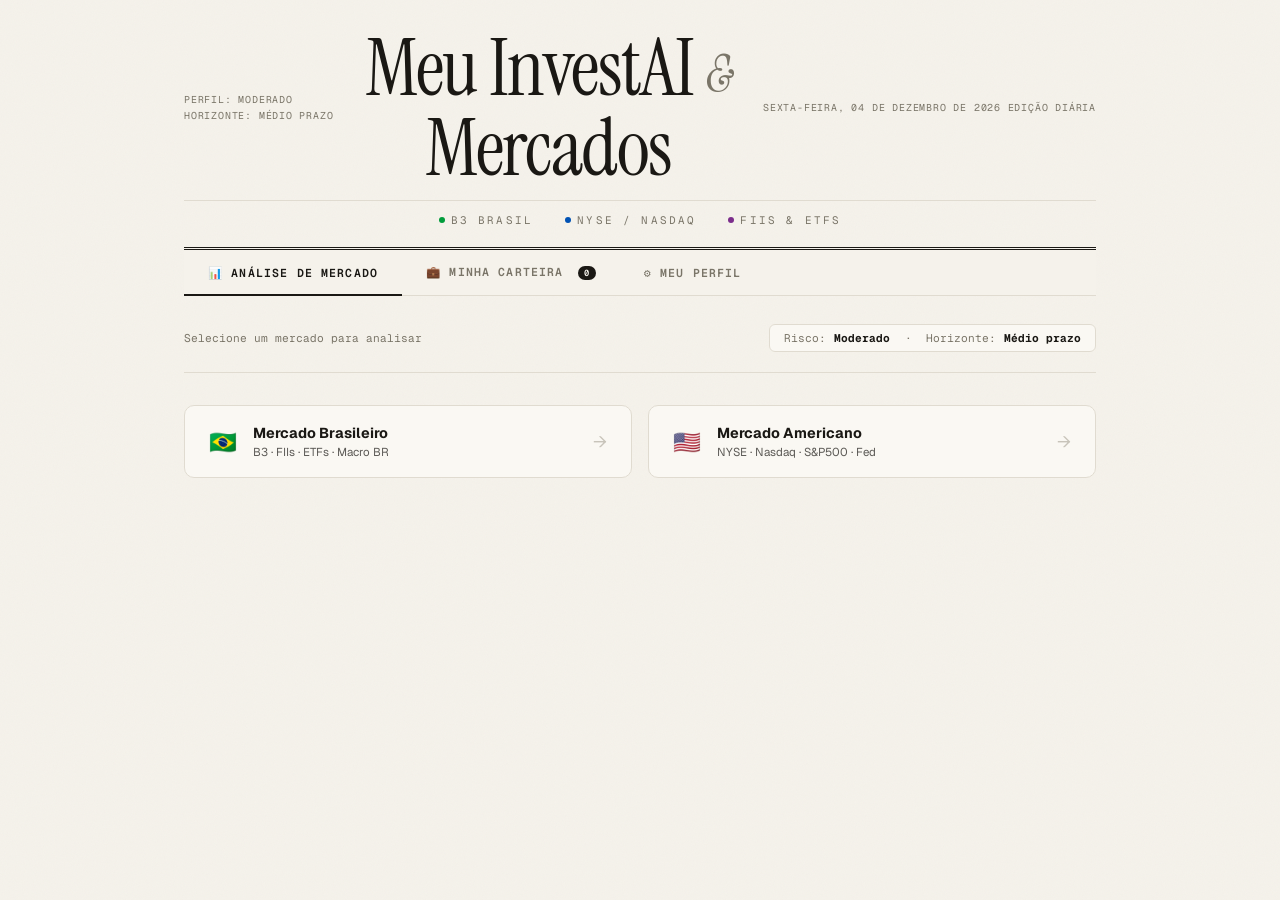
<file: index.html>
<!DOCTYPE html>
<html lang="pt-BR">
<head>
<meta charset="UTF-8">
<meta name="viewport" content="width=device-width, initial-scale=1.0">
<title>Meu InvestAI — Painel Diário</title>
<link href="https://fonts.googleapis.com/css2?family=Instrument+Serif:ital@0;1&family=Geist+Mono:wght@300;400;500;600&family=Geist:wght@300;400;500;600;700&display=swap" rel="stylesheet">
<link rel="stylesheet" href="src/styles/main.css">
</head>
<body>
<div class="container">

  <div class="masthead">
    <div class="masthead-top">
      <div class="masthead-meta">Perfil: Moderado<br>Frequência: Diária</div>
      <div class="masthead-title">Meu InvestAI <em>&</em> Mercados</div>
      <div class="masthead-meta masthead-meta-right" id="todayDate">Carregando...<br>Edição Diária</div>
    </div>
    <div class="masthead-sub">
      <div class="sub-item"><span class="market-dot" style="background:var(--b3)"></span>B3 Brasil</div>
      <div class="sub-item"><span class="market-dot" style="background:var(--nyse)"></span>NYSE / Nasdaq</div>
      <div class="sub-item"><span class="market-dot" style="background:var(--fii)"></span>FIIs &amp; ETFs</div>
    </div>
  </div>

  <div class="tabs-nav">
    <button class="tab-btn active" id="btnTabAnalise" >📊 Análise de Mercado</button>
    <button class="tab-btn" id="btnTabCarteira" >
      💼 Minha Carteira <span class="tab-badge" id="carteiraBadge">0</span>
    </button>
    <button class="tab-btn" id="btnTabPerfil" >⚙ Meu Perfil</button>
  </div>

  <!-- TAB ANÁLISE -->
  <div class="tab-panel active" id="tab-analise">
    <div class="toolbar">
      <div class="toolbar-left" id="lastUpdate">Selecione um mercado para analisar</div>
      <div class="profile-badge">Risco: <strong id="badgeRisco">Moderado</strong> &nbsp;·&nbsp; Horizonte: <strong id="badgeHorizonte">Médio prazo</strong></div>
    </div>

    <div style="display:flex;gap:16px;margin-bottom:32px;flex-wrap:wrap;">
      <button class="market-run-btn" id="btnBR" >
        <span style="font-size:1.4rem;">🇧🇷</span>
        <div>
          <div style="font-weight:700;font-size:0.9rem;">Mercado Brasileiro</div>
          <div style="font-size:0.72rem;opacity:0.7;margin-top:2px;">B3 · FIIs · ETFs · Macro BR</div>
        </div>
        <span class="run-arrow">→</span>
      </button>
      <button class="market-run-btn" id="btnUS" >
        <span style="font-size:1.4rem;">🇺🇸</span>
        <div>
          <div style="font-weight:700;font-size:0.9rem;">Mercado Americano</div>
          <div style="font-size:0.72rem;opacity:0.7;margin-top:2px;">NYSE · Nasdaq · S&P500 · Fed</div>
        </div>
        <span class="run-arrow">→</span>
      </button>
    </div>

    <div id="results"></div>
  </div>

  <!-- TAB CARTEIRA -->
  <div class="tab-panel" id="tab-carteira">

    <div class="portfolio-summary">
      <div class="summary-card">
        <div class="summary-card-label">Total Investido</div>
        <div class="summary-card-value" id="sumInvestido">R$ —</div>
      </div>
      <div class="summary-card">
        <div class="summary-card-label">Valor Atual</div>
        <div class="summary-card-value" id="sumAtual">R$ —</div>
      </div>
      <div class="summary-card">
        <div class="summary-card-label">Resultado (R$)</div>
        <div class="summary-card-value" id="sumResultado">—</div>
      </div>
      <div class="summary-card">
        <div class="summary-card-label">Rentabilidade</div>
        <div class="summary-card-value" id="sumPct">—%</div>
      </div>
    </div>

    <div class="add-form-wrap">
      <div class="add-form-title">// Adicionar posição à carteira</div>

      <div style="margin-bottom:16px;">
        <div style="font-family:var(--font-mono);font-size:0.62rem;color:var(--ink-muted);letter-spacing:0.05em;text-transform:uppercase;margin-bottom:8px;">Mercado</div>
        <div class="market-toggle">
          <button class="mkt-btn active-br" id="mktBR" >🇧🇷 Brasil (B3)</button>
          <button class="mkt-btn" id="mktUS" >🇺🇸 EUA (NYSE/Nasdaq)</button>
        </div>
        <div class="price-currency-label" id="currencyHint">Preço em R$ (reais)</div>
      </div>

      <div class="add-form-grid">
        <div class="form-group">
          <label>Ticker</label>
          <input type="text" id="inTicker" placeholder="PETR4, VALE3..." >
        </div>
        <div class="form-group">
          <label>Nome (opcional)</label>
          <input type="text" id="inNome" placeholder="Petrobras">
        </div>
        <div class="form-group">
          <label id="precoLabel">Preço de compra (R$)</label>
          <input type="number" id="inPreco" placeholder="38.50" step="0.01" min="0">
        </div>
        <div class="form-group">
          <label>Quantidade</label>
          <input type="number" id="inQtd" placeholder="100" min="1">
        </div>
        <button class="btn-add" id="btnAddPosition">+ Adicionar</button>
      </div>
      <div class="form-hint" id="formHint">
        💡 Ações B3: PETR4, VALE3, ITUB4, MXRF11... · Preço em reais
      </div>
    </div>

    <div class="portfolio-actions">
      <div class="section-title" style="margin:0;border:none;padding:0;">// Posições</div>
      <div style="display:flex;align-items:center;gap:12px;">
        <span class="prices-status" id="pricesStatus">Preços ainda não atualizados</span>
        <button class="btn-update-prices" id="btnUpdatePrices" >⟳ Atualizar Preços</button>
      </div>
    </div>

    <div class="portfolio-table-wrap">
      <table class="portfolio-table">
        <thead>
          <tr>
            <th>Ativo</th>
            <th>Preço Compra</th>
            <th>Qtd</th>
            <th>Total Investido</th>
            <th>Preço Atual</th>
            <th>Valor Atual</th>
            <th style="text-align:right">Performance</th>
            <th></th>
          </tr>
        </thead>
        <tbody id="portfolioBody">
          <tr><td colspan="8"><div class="empty-state">Nenhuma posição ainda.<br>Adicione seu primeiro investimento acima ↑</div></td></tr>
        </tbody>
      </table>
    </div>

    <div class="export-row">
      <button class="btn-export" id="btnExport">↓ Exportar JSON</button>
      <button class="btn-export" id="btnImport">↑ Importar JSON</button>
      <input type="file" id="importInput" accept=".json" style="display:none" >
    </div>
  </div>


  <!-- TAB PERFIL -->
  <div class="tab-panel" id="tab-perfil">
    <div class="profile-tab-wrap">

      <div class="current-profile-display" id="currentProfileDisplay">
        <div class="profile-chip">Risco: <strong id="chipRisco">Moderado</strong></div>
        <div class="profile-chip">Horizonte: <strong id="chipHorizonte">Médio prazo</strong></div>
      </div>

      <div class="profile-section">
        <div class="profile-section-title">// Perfil de Risco</div>
        <div class="option-group" id="riscoGroup">

          <div class="option-card" data-group="risco" data-value="conservador" >
            <div class="option-radio"></div>
            <div class="option-body">
              <div class="option-label">Conservador <span class="option-tag tag-low">BAIXO RISCO</span></div>
              <div class="option-desc">Prioriza preservação de capital. Prefere renda fixa, títulos do tesouro, CDBs e FIIs de tijolo estáveis. Aceita retornos menores em troca de segurança.</div>
            </div>
          </div>

          <div class="option-card selected" data-group="risco" data-value="moderado" >
            <div class="option-radio"></div>
            <div class="option-body">
              <div class="option-label">Moderado <span class="option-tag tag-mid">MÉDIO RISCO</span></div>
              <div class="option-desc">Equilibra risco e retorno. Diversifica entre renda fixa e variável. Aceita volatilidade moderada em busca de crescimento consistente no médio prazo.</div>
            </div>
          </div>

          <div class="option-card" data-group="risco" data-value="arrojado" >
            <div class="option-radio"></div>
            <div class="option-body">
              <div class="option-label">Arrojado <span class="option-tag tag-high">ALTO RISCO</span></div>
              <div class="option-desc">Foca em crescimento acelerado. Aceita alta volatilidade e drawdowns significativos. Investe em ações de crescimento, small caps e ativos internacionais.</div>
            </div>
          </div>

          <div class="option-card" data-group="risco" data-value="especulativo" >
            <div class="option-radio"></div>
            <div class="option-body">
              <div class="option-label">Especulativo <span class="option-tag tag-high">MUITO ALTO RISCO</span></div>
              <div class="option-desc">Opera com alta alavancagem e ativos de altíssima volatilidade. Inclui criptomoedas, opções e penny stocks. Risco de perda total do capital.</div>
            </div>
          </div>

        </div>
      </div>

      <div class="profile-section">
        <div class="profile-section-title">// Horizonte de Investimento</div>
        <div class="option-group" id="horizonteGroup">

          <div class="option-card" data-group="horizonte" data-value="curtissimo" >
            <div class="option-radio"></div>
            <div class="option-body">
              <div class="option-label">Curtíssimo prazo <span class="option-tag tag-mid">até 1 mês</span></div>
              <div class="option-desc">Operações de curto prazo, swing trade e análise técnica. Foco em momentum e catalisadores imediatos.</div>
            </div>
          </div>

          <div class="option-card" data-group="horizonte" data-value="curto" >
            <div class="option-radio"></div>
            <div class="option-body">
              <div class="option-label">Curto prazo <span class="option-tag tag-mid">1 – 3 meses</span></div>
              <div class="option-desc">Posições táticas baseadas em tendências de curto prazo, resultados trimestrais e eventos macro.</div>
            </div>
          </div>

          <div class="option-card selected" data-group="horizonte" data-value="medio" >
            <div class="option-radio"></div>
            <div class="option-body">
              <div class="option-label">Médio prazo <span class="option-tag tag-mid">6 – 12 meses</span></div>
              <div class="option-desc">Investe em fundamentos e tendências setoriais. Equilibra timing de mercado com análise fundamentalista sólida.</div>
            </div>
          </div>

          <div class="option-card" data-group="horizonte" data-value="longo" >
            <div class="option-radio"></div>
            <div class="option-body">
              <div class="option-label">Longo prazo <span class="option-tag tag-low">2 – 5 anos</span></div>
              <div class="option-desc">Estratégia buy-and-hold com foco em empresas de qualidade e crescimento sustentável. Ignora volatilidade de curto prazo.</div>
            </div>
          </div>

          <div class="option-card" data-group="horizonte" data-value="muitolongo" >
            <div class="option-radio"></div>
            <div class="option-body">
              <div class="option-label">Muito longo prazo <span class="option-tag tag-low">5+ anos</span></div>
              <div class="option-desc">Foco em acumulação patrimonial. Reinvestimento de dividendos, aportes regulares e paciência para atravessar ciclos completos.</div>
            </div>
          </div>

        </div>
      </div>

      <button class="profile-save-btn" id="btnSaveProfile">✓ Salvar Perfil</button>
      <div class="profile-saved-msg" id="savedMsg">✓ Perfil salvo! A próxima análise usará suas novas configurações.</div>

    </div>
  </div>

<!-- CONFIRM MODAL -->
<div class="modal-overlay" id="confirmModal">
  <div class="modal-box">
    <div class="modal-title">Remover posição</div>
    <div class="modal-msg" id="modalMsg">Tem certeza que deseja remover este ativo da carteira?</div>
    <div class="modal-btns">
      <button class="modal-btn-cancel" id="btnModalCancel">Cancelar</button>
      <button class="modal-btn-confirm" id="btnModalConfirm">Remover</button>
    </div>
  </div>
</div>

</div>

<script type="module" src="src/js/ui/render.js"></script>
</body>
</html>
</file>
<file: src/styles/main.css>
*, *::before, *::after { box-sizing: border-box; margin: 0; padding: 0; }
:root {
  --bg: #f5f2eb; --paper: #faf8f3; --ink: #1a1814; --ink-muted: #7a7568;
  --ink-faint: #c8c4ba; --rule: #e0dbd0;
  --bull: #1a6b3c; --bull-bg: #eef7f2; --bull-border: #a8d4b8;
  --bear: #8b1a1a; --bear-bg: #fdf0f0; --bear-border: #d4a8a8;
  --neutral: #6b5e1a; --neutral-bg: #fdf8ee; --neutral-border: #d4c8a8;
  --b3: #009c3b; --nyse: #0052b4; --fii: #7b2d8b;
  --font-serif: 'Instrument Serif', Georgia, serif;
  --font-sans: 'Geist', sans-serif;
  --font-mono: 'Geist Mono', monospace;
}
body { background: var(--bg); color: var(--ink); font-family: var(--font-sans); min-height: 100vh; }
body::before {
  content: ''; position: fixed; inset: 0; pointer-events: none; z-index: 0;
  background-image: url("data:image/svg+xml,%3Csvg xmlns='http://www.w3.org/2000/svg' width='300' height='300'%3E%3Cfilter id='n'%3E%3CfeTurbulence type='fractalNoise' baseFrequency='0.9' numOctaves='4' stitchTiles='stitch'/%3E%3C/filter%3E%3Crect width='300' height='300' filter='url(%23n)' opacity='0.03'/%3E%3C/svg%3E");
}
.container { position: relative; z-index: 1; max-width: 960px; margin: 0 auto; padding: 0 24px 80px; }

/* MASTHEAD */
.masthead { border-bottom: 3px double var(--ink); padding: 28px 0 20px; text-align: center; }
.masthead-top { display: flex; align-items: center; justify-content: space-between; margin-bottom: 12px; }
.masthead-meta { font-family: var(--font-mono); font-size: 0.62rem; color: var(--ink-muted); letter-spacing: 0.08em; text-transform: uppercase; line-height: 1.6; text-align: left; }
.masthead-meta-right { text-align: right; }
.masthead-title { font-family: var(--font-serif); font-size: clamp(2.8rem,7vw,5rem); font-weight: 400; letter-spacing: -0.02em; line-height: 1; flex: 1; text-align: center; }
.masthead-title em { font-style: italic; font-size: 0.65em; vertical-align: middle; color: var(--ink-muted); }
.masthead-sub { font-family: var(--font-mono); font-size: 0.68rem; color: var(--ink-muted); letter-spacing: 0.2em; text-transform: uppercase; border-top: 1px solid var(--rule); padding-top: 12px; display: flex; justify-content: center; gap: 32px; }
.sub-item { display: flex; align-items: center; gap: 6px; }
.market-dot { width: 6px; height: 6px; border-radius: 50%; display: inline-block; }

/* TABS */
.tabs-nav { display: flex; border-bottom: 1px solid var(--rule); background: var(--bg); position: sticky; top: 0; z-index: 10; }
.tab-btn { padding: 14px 24px; font-family: var(--font-mono); font-size: 0.72rem; font-weight: 600; letter-spacing: 0.1em; text-transform: uppercase; color: var(--ink-muted); background: none; border: none; border-bottom: 2px solid transparent; cursor: pointer; transition: all 0.15s; margin-bottom: -1px; }
.tab-btn:hover { color: var(--ink); }
.tab-btn.active { color: var(--ink); border-bottom-color: var(--ink); }
.tab-badge { display: inline-flex; align-items: center; justify-content: center; background: var(--ink); color: var(--bg); font-size: 0.55rem; border-radius: 10px; padding: 1px 6px; margin-left: 6px; min-width: 18px; }
.tab-panel { display: none; padding-top: 28px; }
.tab-panel.active { display: block; }

/* TOOLBAR */
.toolbar { display: flex; align-items: center; justify-content: space-between; padding: 0 0 20px; border-bottom: 1px solid var(--rule); margin-bottom: 32px; }
.toolbar-left { font-family: var(--font-mono); font-size: 0.7rem; color: var(--ink-muted); }
.profile-badge { display: flex; align-items: center; gap: 8px; background: var(--paper); border: 1px solid var(--rule); border-radius: 6px; padding: 6px 14px; font-family: var(--font-mono); font-size: 0.7rem; color: var(--ink-muted); }
.profile-badge strong { color: var(--ink); }
.btn-run { background: var(--ink); color: var(--bg); border: none; border-radius: 6px; padding: 10px 24px; font-family: var(--font-mono); font-size: 0.78rem; font-weight: 600; letter-spacing: 0.05em; cursor: pointer; transition: all 0.15s; text-transform: uppercase; }
.btn-run:hover:not(:disabled) { background: #333; transform: translateY(-1px); box-shadow: 0 4px 12px rgba(0,0,0,0.2); }
.btn-run:disabled { opacity: 0.4; cursor: not-allowed; transform: none; }

/* LOADING */
.loading-wrap { text-align: center; padding: 80px 20px; }
.loading-spinner { display: inline-block; width: 32px; height: 32px; border: 2px solid var(--rule); border-top-color: var(--ink); border-radius: 50%; animation: spin 0.7s linear infinite; margin-bottom: 20px; }
@keyframes spin { to { transform: rotate(360deg); } }
.loading-log { font-family: var(--font-mono); font-size: 0.7rem; color: var(--ink-muted); line-height: 2; }
.log-line { opacity: 0; transition: opacity 0.3s; }
.log-line.show { opacity: 1; color: var(--ink); }

/* EDITION HEADER */
.edition-header { display: grid; grid-template-columns: 1fr auto; gap: 16px; align-items: center; margin-bottom: 24px; padding-bottom: 16px; border-bottom: 1px solid var(--rule); opacity: 0; animation: fadeIn 0.4s forwards; }
.edition-label { font-family: var(--font-serif); font-size: 1.5rem; font-style: italic; color: var(--ink-muted); }
.edition-date { font-family: var(--font-mono); font-size: 0.68rem; color: var(--ink-muted); text-align: right; letter-spacing: 0.05em; }
@keyframes fadeIn { from { opacity: 0; } to { opacity: 1; } }

/* MARKET TAGS */
.market-tag { display: inline-flex; align-items: center; gap: 4px; font-family: var(--font-mono); font-size: 0.6rem; font-weight: 600; letter-spacing: 0.08em; text-transform: uppercase; padding: 2px 8px; border-radius: 3px; margin-right: 4px; }
.tag-b3 { background: rgba(0,156,59,0.1); color: var(--b3); border: 1px solid rgba(0,156,59,0.25); }
.tag-nyse { background: rgba(0,82,180,0.1); color: var(--nyse); border: 1px solid rgba(0,82,180,0.25); }
.tag-fii { background: rgba(123,45,139,0.1); color: var(--fii); border: 1px solid rgba(123,45,139,0.25); }

/* SECTION TITLE */
.section-title { font-family: var(--font-mono); font-size: 0.62rem; letter-spacing: 0.2em; text-transform: uppercase; color: var(--ink-muted); margin-bottom: 16px; padding-bottom: 8px; border-bottom: 1px solid var(--rule); }

/* TREND CARDS */
.trends-list { display: flex; flex-direction: column; }
.trend-card { background: var(--paper); border: 1px solid var(--rule); border-top: none; padding: 24px 28px; position: relative; transition: background 0.15s; opacity: 0; animation: slideIn 0.35s forwards; }
.trend-card:first-child { border-top: 1px solid var(--rule); border-radius: 6px 6px 0 0; }
.trend-card:last-child { border-radius: 0 0 6px 6px; }
.trend-card:hover { background: #fffefa; }
@keyframes slideIn { from { opacity: 0; transform: translateX(-8px); } to { opacity: 1; transform: translateX(0); } }
.trend-card:nth-child(1){animation-delay:.05s}.trend-card:nth-child(2){animation-delay:.12s}.trend-card:nth-child(3){animation-delay:.19s}.trend-card:nth-child(4){animation-delay:.26s}.trend-card:nth-child(5){animation-delay:.33s}.trend-card:nth-child(6){animation-delay:.4s}
.trend-card::before { content: ''; position: absolute; left: 0; top: 0; bottom: 0; width: 4px; border-radius: 6px 0 0 6px; }
.trend-card.bullish::before { background: var(--bull); }
.trend-card.bearish::before { background: var(--bear); }
.trend-card.neutral::before { background: var(--neutral); }
.card-row1 { display: flex; align-items: flex-start; justify-content: space-between; gap: 16px; margin-bottom: 10px; }
.card-left { flex: 1; }
.card-num { font-family: var(--font-mono); font-size: 0.6rem; color: var(--ink-faint); margin-bottom: 4px; letter-spacing: 0.1em; }
.card-name { font-family: var(--font-serif); font-size: 1.4rem; font-weight: 400; letter-spacing: -0.01em; line-height: 1.1; margin-bottom: 6px; }
.card-right { display: flex; flex-direction: column; align-items: flex-end; gap: 8px; flex-shrink: 0; }
.direction-pill { display: flex; align-items: center; gap: 5px; font-family: var(--font-mono); font-size: 0.7rem; font-weight: 600; padding: 5px 12px; border-radius: 4px; }
.pill-bullish { background: var(--bull-bg); color: var(--bull); border: 1px solid var(--bull-border); }
.pill-bearish { background: var(--bear-bg); color: var(--bear); border: 1px solid var(--bear-border); }
.pill-neutral { background: var(--neutral-bg); color: var(--neutral); border: 1px solid var(--neutral-border); }
.conviction-wrap { display: flex; align-items: center; gap: 8px; font-family: var(--font-mono); font-size: 0.62rem; color: var(--ink-muted); }
.conviction-bar { width: 80px; height: 3px; background: var(--rule); border-radius: 2px; overflow: hidden; }
.conviction-fill { height: 100%; border-radius: 2px; }
.fill-bull { background: var(--bull); } .fill-bear { background: var(--bear); } .fill-neutral { background: var(--neutral); }
.card-analysis { font-size: 0.875rem; line-height: 1.7; color: #3a3730; margin: 12px 0 16px; padding-top: 12px; border-top: 1px dashed var(--rule); }
.card-reasons { display: grid; grid-template-columns: 1fr 1fr; gap: 8px 20px; }
.reason { display: flex; gap: 8px; align-items: flex-start; padding: 8px 10px; background: var(--bg); border-radius: 4px; }
.reason-icon { font-size: 0.8rem; flex-shrink: 0; margin-top: 1px; }
.reason-body { font-size: 0.76rem; }
.reason-title { font-family: var(--font-mono); font-size: 0.62rem; font-weight: 600; letter-spacing: 0.06em; text-transform: uppercase; color: var(--ink-muted); margin-bottom: 2px; }
.reason-desc { color: #4a4740; line-height: 1.45; }

/* MACRO BOX */
.macro-box { margin-top: 32px; padding: 28px; background: var(--paper); border: 1px solid var(--rule); border-radius: 6px; position: relative; opacity: 0; animation: fadeIn 0.4s 0.45s forwards; }
.macro-box::before { content: '§'; position: absolute; top: -14px; left: 50%; transform: translateX(-50%); background: var(--bg); padding: 0 10px; font-family: var(--font-serif); font-size: 1.4rem; color: var(--ink-muted); font-style: italic; }
.macro-label { font-family: var(--font-mono); font-size: 0.62rem; letter-spacing: 0.2em; text-transform: uppercase; color: var(--ink-muted); margin-bottom: 12px; }
.macro-text { font-family: var(--font-serif); font-size: 1.05rem; line-height: 1.75; color: #2a2820; font-style: italic; }

/* FOOTER */
.footer-rule { border: none; border-top: 3px double var(--rule); margin: 40px 0 20px; }
.footer-note { font-family: var(--font-mono); font-size: 0.62rem; color: var(--ink-muted); line-height: 1.7; text-align: center; }
.footer-note strong { color: var(--bear); }

/* ══ CARTEIRA ══ */
.portfolio-summary { display: grid; grid-template-columns: repeat(4,1fr); gap: 12px; margin-bottom: 28px; }
@media(max-width:600px){.portfolio-summary{grid-template-columns:1fr 1fr;}.card-reasons{grid-template-columns:1fr;}.card-row1{flex-direction:column;}}
.summary-card { background: var(--paper); border: 1px solid var(--rule); border-radius: 8px; padding: 16px 18px; }
.summary-card-label { font-family: var(--font-mono); font-size: 0.6rem; letter-spacing: 0.12em; text-transform: uppercase; color: var(--ink-muted); margin-bottom: 6px; }
.summary-card-value { font-family: var(--font-mono); font-size: 1.05rem; font-weight: 600; color: var(--ink); line-height: 1; }
.summary-card-value.positive { color: var(--bull); }
.summary-card-value.negative { color: var(--bear); }

.add-form-wrap { background: var(--paper); border: 1px solid var(--rule); border-radius: 8px; padding: 22px 24px; margin-bottom: 28px; }
.add-form-title { font-family: var(--font-mono); font-size: 0.65rem; letter-spacing: 0.15em; text-transform: uppercase; color: var(--ink-muted); margin-bottom: 16px; }
.add-form-grid { display: grid; grid-template-columns: 1fr 1fr 1fr 1fr auto; gap: 10px; align-items: end; }
@media(max-width:700px){.add-form-grid{grid-template-columns:1fr 1fr;}}
.form-group { display: flex; flex-direction: column; gap: 5px; }
.form-group label { font-family: var(--font-mono); font-size: 0.62rem; color: var(--ink-muted); letter-spacing: 0.05em; text-transform: uppercase; }
.form-group input { background: var(--bg); border: 1px solid var(--rule); border-radius: 6px; padding: 9px 12px; font-family: var(--font-mono); font-size: 0.82rem; color: var(--ink); transition: border-color 0.15s; width: 100%; }
.form-group input:focus { outline: none; border-color: var(--ink); }
.form-group input::placeholder { color: var(--ink-faint); }
.btn-add { background: var(--ink); color: var(--bg); border: none; border-radius: 6px; padding: 9px 20px; font-family: var(--font-mono); font-size: 0.75rem; font-weight: 600; cursor: pointer; transition: all 0.15s; white-space: nowrap; letter-spacing: 0.05em; align-self: end; }
.btn-add:hover { background: #333; }
.form-hint { font-family: var(--font-mono); font-size: 0.6rem; color: var(--ink-faint); margin-top: 10px; line-height: 1.5; }

.portfolio-table-wrap { background: var(--paper); border: 1px solid var(--rule); border-radius: 8px; overflow: hidden; margin-bottom: 20px; overflow-x: auto; }
.portfolio-table { width: 100%; border-collapse: collapse; min-width: 640px; }
.portfolio-table th { font-family: var(--font-mono); font-size: 0.6rem; letter-spacing: 0.12em; text-transform: uppercase; color: var(--ink-muted); padding: 12px 14px; text-align: left; border-bottom: 1px solid var(--rule); background: var(--bg); }
.portfolio-table td { padding: 13px 14px; font-size: 0.82rem; border-bottom: 1px solid var(--rule); vertical-align: middle; }
.portfolio-table tr:last-child td { border-bottom: none; }
.portfolio-table tr:hover td { background: rgba(0,0,0,0.015); }
.td-ticker { font-family: var(--font-mono); font-weight: 600; font-size: 0.88rem; }
.td-name { color: var(--ink-muted); font-size: 0.75rem; }
.td-mono { font-family: var(--font-mono); font-size: 0.78rem; }
.td-right { text-align: right; }
.pct-badge { display: inline-flex; align-items: center; gap: 4px; font-family: var(--font-mono); font-size: 0.8rem; font-weight: 600; padding: 3px 10px; border-radius: 4px; }
.pct-pos { background: var(--bull-bg); color: var(--bull); border: 1px solid var(--bull-border); }
.pct-neg { background: var(--bear-bg); color: var(--bear); border: 1px solid var(--bear-border); }
.pct-zero { background: var(--neutral-bg); color: var(--neutral); border: 1px solid var(--neutral-border); }
.btn-del { background: none; border: none; color: var(--ink-faint); cursor: pointer; font-size: 0.85rem; padding: 4px 6px; border-radius: 4px; transition: all 0.15s; }
.btn-del:hover { color: var(--bear); background: var(--bear-bg); }
.empty-state { text-align: center; padding: 48px 20px; font-family: var(--font-mono); font-size: 0.75rem; color: var(--ink-faint); line-height: 2; }
.ai-comment { font-size: 0.72rem; color: var(--ink-muted); font-style: italic; margin-top: 3px; line-height: 1.35; }

.portfolio-actions { display: flex; justify-content: space-between; align-items: center; margin-bottom: 16px; }
.btn-update-prices { background: none; border: 1px solid var(--rule); border-radius: 6px; padding: 8px 18px; font-family: var(--font-mono); font-size: 0.7rem; font-weight: 600; color: var(--ink-muted); cursor: pointer; transition: all 0.15s; letter-spacing: 0.05em; text-transform: uppercase; }
.btn-update-prices:hover:not(:disabled) { border-color: var(--ink); color: var(--ink); }
.btn-update-prices:disabled { opacity: 0.4; cursor: not-allowed; }
.prices-status { font-family: var(--font-mono); font-size: 0.62rem; color: var(--ink-faint); }


/* Market toggle */
.market-toggle { display: flex; gap: 0; margin-bottom: 0; border-radius: 6px; overflow: hidden; border: 1px solid var(--rule); width: fit-content; }
.mkt-btn { padding: 8px 16px; font-family: var(--font-mono); font-size: 0.72rem; font-weight: 600; letter-spacing: 0.08em; background: var(--bg); color: var(--ink-muted); border: none; cursor: pointer; transition: all 0.15s; display: flex; align-items: center; gap: 6px; }
.mkt-btn:not(:last-child) { border-right: 1px solid var(--rule); }
.mkt-btn.active-br { background: rgba(0,156,59,0.12); color: var(--b3); }
.mkt-btn.active-us { background: rgba(0,82,180,0.12); color: var(--nyse); }
.mkt-btn:hover:not(.active-br):not(.active-us) { background: var(--paper); color: var(--ink); }
.price-currency-label { font-family: var(--font-mono); font-size: 0.62rem; color: var(--ink-muted); margin-top: 4px; }

.export-row { display: flex; gap: 10px; margin-top: 12px; }
.btn-export { background: none; border: 1px solid var(--rule); border-radius: 6px; padding: 7px 14px; font-family: var(--font-mono); font-size: 0.65rem; color: var(--ink-muted); cursor: pointer; transition: all 0.15s; }
.btn-export:hover { border-color: var(--ink); color: var(--ink); }


/* ── LIVE PRICE TAG ── */
.price-tag { display:flex; flex-direction:column; align-items:flex-end; gap:1px; padding:6px 10px; background:var(--bg); border:1px solid var(--rule); border-radius:6px; min-width:90px; }
.price-tag-value { font-family:var(--font-mono); font-size:0.88rem; font-weight:600; color:var(--ink); line-height:1; }
.price-tag-value.loading { color:var(--ink-faint); font-size:0.72rem; animation: blink 1s infinite; }
@keyframes blink { 0%,100%{opacity:1} 50%{opacity:0.3} }
.price-tag-label { font-family:var(--font-mono); font-size:0.58rem; color:var(--ink-faint); letter-spacing:0.06em; text-transform:uppercase; }
.price-tag-sub { font-family:var(--font-mono); font-size:0.6rem; color:var(--nyse); }


/* ── MARKET RUN BUTTONS ── */
.market-run-btn {
  display: flex; align-items: center; gap: 16px;
  background: var(--paper); border: 1px solid var(--rule); border-radius: 10px;
  padding: 18px 24px; cursor: pointer; transition: all 0.18s; text-align: left;
  font-family: var(--font-sans); color: var(--ink); flex: 1; min-width: 220px;
  position: relative; overflow: hidden;
}
.market-run-btn:hover { border-color: var(--ink); transform: translateY(-2px); box-shadow: 0 6px 20px rgba(0,0,0,0.1); }
.market-run-btn:disabled { opacity: 0.5; cursor: not-allowed; transform: none; box-shadow: none; }
.market-run-btn#btnBR:hover { border-color: var(--b3); background: rgba(0,156,59,0.04); }
.market-run-btn#btnUS:hover { border-color: var(--nyse); background: rgba(0,82,180,0.04); }
.market-run-btn.active-btn { border-width: 2px; }
.market-run-btn#btnBR.active-btn { border-color: var(--b3); }
.market-run-btn#btnUS.active-btn { border-color: var(--nyse); }
.run-arrow { margin-left: auto; font-size: 1.1rem; color: var(--ink-faint); transition: transform 0.15s; }
.market-run-btn:hover .run-arrow { transform: translateX(4px); color: var(--ink); }

/* ── CONFIRM MODAL ── */
.modal-overlay { display:none; position:fixed; inset:0; background:rgba(0,0,0,0.35); z-index:1000; align-items:center; justify-content:center; }
.modal-overlay.open { display:flex; }
.modal-box { background:var(--paper); border:1px solid var(--rule); border-radius:10px; padding:28px 32px; max-width:340px; width:90%; box-shadow:0 8px 40px rgba(0,0,0,0.18); }
.modal-title { font-family:var(--font-serif); font-size:1.2rem; margin-bottom:8px; }
.modal-msg { font-size:0.85rem; color:var(--ink-muted); margin-bottom:24px; line-height:1.5; }
.modal-btns { display:flex; gap:10px; justify-content:flex-end; }
.modal-btn-cancel { background:none; border:1px solid var(--rule); border-radius:6px; padding:8px 18px; font-family:var(--font-mono); font-size:0.75rem; cursor:pointer; color:var(--ink-muted); transition:all 0.15s; }
.modal-btn-cancel:hover { border-color:var(--ink); color:var(--ink); }
.modal-btn-confirm { background:var(--bear); border:none; border-radius:6px; padding:8px 18px; font-family:var(--font-mono); font-size:0.75rem; font-weight:600; cursor:pointer; color:#fff; transition:all 0.15s; }
.modal-btn-confirm:hover { background:#a02020; }

/* ── PROFILE TAB ── */
.profile-tab-wrap { max-width: 600px; }
.profile-section { background: var(--paper); border: 1px solid var(--rule); border-radius: 10px; padding: 28px; margin-bottom: 20px; }
.profile-section-title { font-family: var(--font-mono); font-size: 0.65rem; letter-spacing: 0.18em; text-transform: uppercase; color: var(--ink-muted); margin-bottom: 20px; padding-bottom: 10px; border-bottom: 1px solid var(--rule); }
.option-group { display: flex; flex-direction: column; gap: 10px; }
.option-card { display: flex; align-items: flex-start; gap: 14px; padding: 14px 16px; border: 1px solid var(--rule); border-radius: 8px; cursor: pointer; transition: all 0.15s; background: var(--bg); }
.option-card:hover { border-color: var(--ink-muted); background: var(--paper); }
.option-card.selected { border-color: var(--ink); background: var(--paper); box-shadow: inset 3px 0 0 var(--ink); }
.option-radio { width: 16px; height: 16px; border: 2px solid var(--ink-faint); border-radius: 50%; flex-shrink: 0; margin-top: 2px; display: flex; align-items: center; justify-content: center; transition: all 0.15s; }
.option-card.selected .option-radio { border-color: var(--ink); background: var(--ink); }
.option-radio::after { content: ''; width: 6px; height: 6px; background: var(--paper); border-radius: 50%; display: none; }
.option-card.selected .option-radio::after { display: block; }
.option-body { flex: 1; }
.option-label { font-weight: 600; font-size: 0.88rem; margin-bottom: 3px; }
.option-desc { font-size: 0.75rem; color: var(--ink-muted); line-height: 1.45; }
.option-tag { display: inline-block; font-family: var(--font-mono); font-size: 0.58rem; padding: 2px 7px; border-radius: 10px; margin-left: 6px; font-weight: 600; vertical-align: middle; }
.tag-low { background: var(--bull-bg); color: var(--bull); border: 1px solid var(--bull-border); }
.tag-mid { background: var(--neutral-bg); color: var(--neutral); border: 1px solid var(--neutral-border); }
.tag-high { background: var(--bear-bg); color: var(--bear); border: 1px solid var(--bear-border); }
.profile-save-btn { width: 100%; background: var(--ink); color: var(--bg); border: none; border-radius: 8px; padding: 13px; font-family: var(--font-mono); font-size: 0.82rem; font-weight: 600; cursor: pointer; letter-spacing: 0.06em; transition: all 0.15s; margin-top: 4px; }
.profile-save-btn:hover { background: #333; }
.profile-saved-msg { text-align: center; font-family: var(--font-mono); font-size: 0.7rem; color: var(--bull); margin-top: 10px; opacity: 0; transition: opacity 0.3s; }
.profile-saved-msg.show { opacity: 1; }
.current-profile-display { display: flex; gap: 10px; flex-wrap: wrap; margin-bottom: 24px; }
.profile-chip { display: flex; align-items: center; gap: 6px; font-family: var(--font-mono); font-size: 0.7rem; padding: 6px 14px; border-radius: 20px; background: var(--paper); border: 1px solid var(--rule); color: var(--ink-muted); }
.profile-chip strong { color: var(--ink); }
</file>
